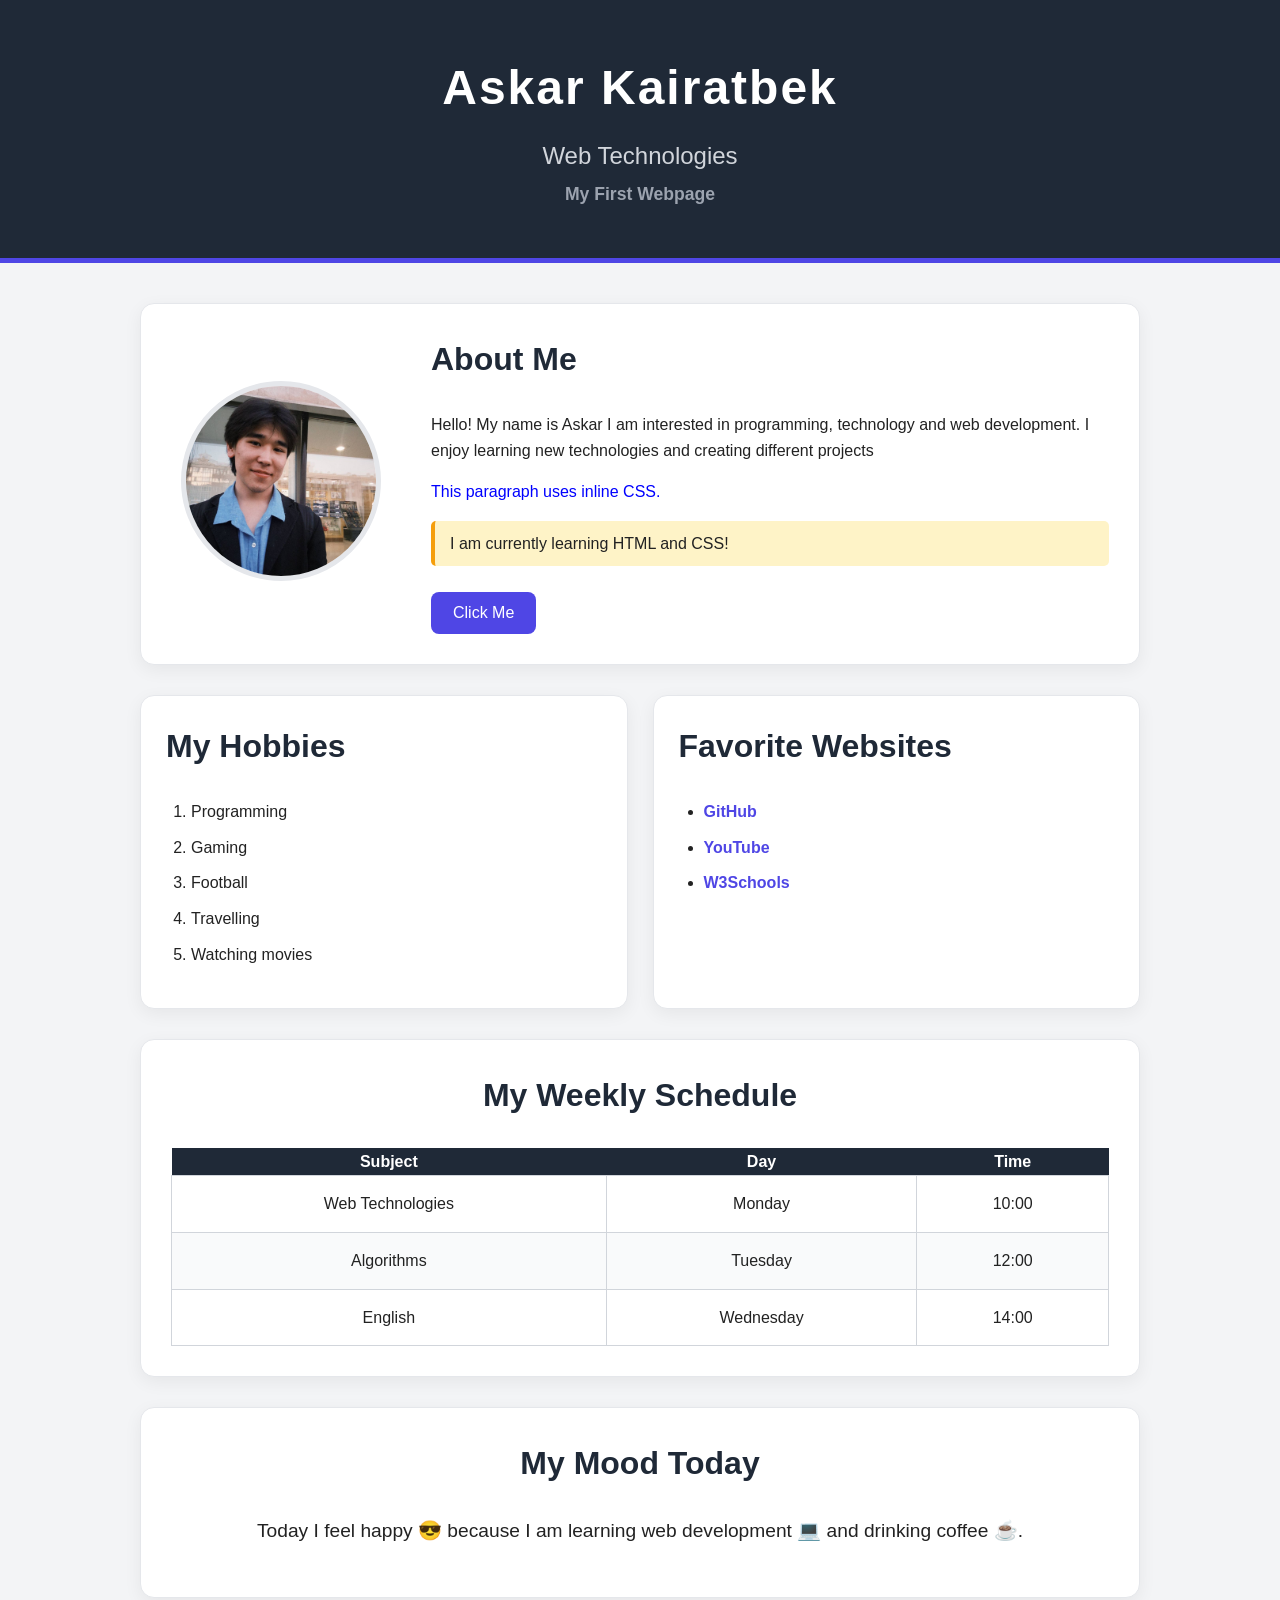
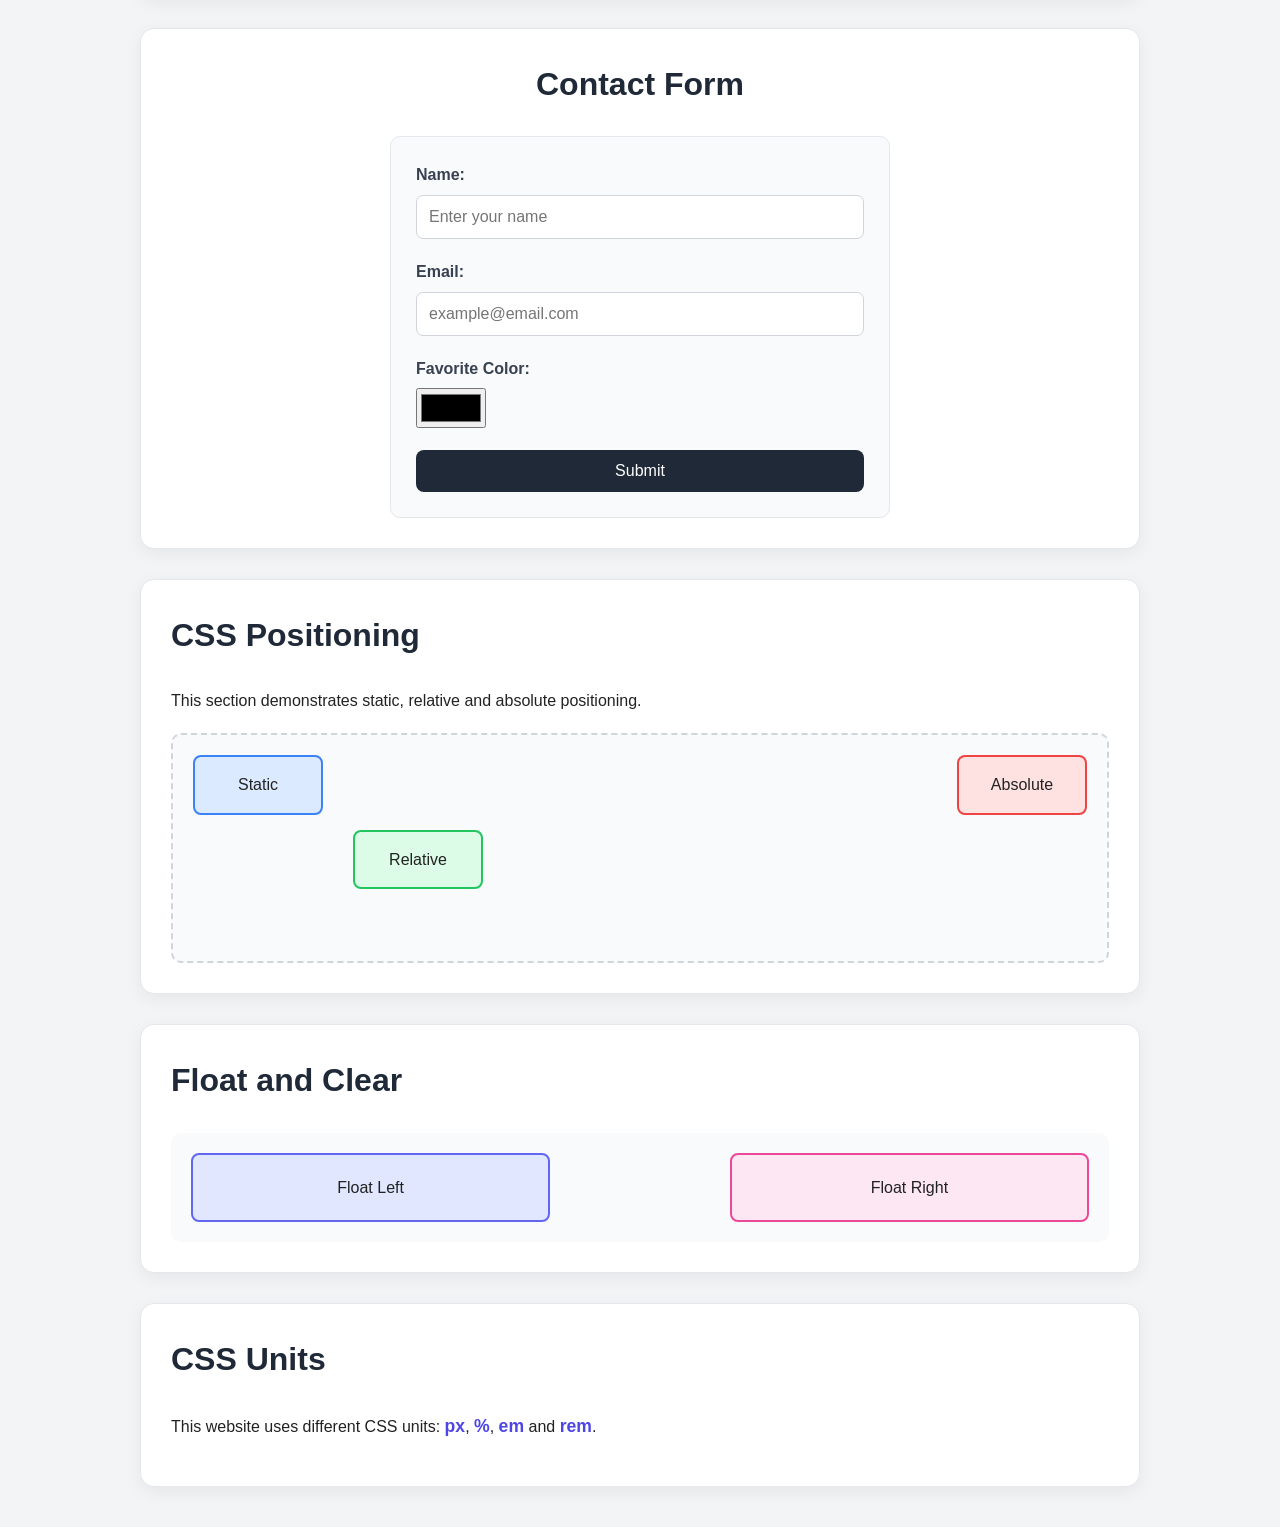
<file: index.html>
<!DOCTYPE html>
<html lang="en">

<head>
    <meta charset="UTF-8">
    <meta name="viewport" content="width=device-width, initial-scale=1.0">

    <title>My First Webpage</title>

    <link rel="stylesheet" href="style.css">
    <link rel="icon" type="image/png" href="favicon.png">

    <style>
        footer {
            text-align: center;
        }
    </style>
</head>

<body>
    <header class="header">

        <h1 id="main-heading"> Askar Kairatbek</h1>
        <h2>Web Technologies</h2>
        <h3>My First Webpage</h3>

    </header>

    <main>
        <div class="section about-section">
            <div class="photo-container">

                <img src="askar.jpeg" alt="Photo of Askar" class="profile-photo">

            </div>


            <div class="about-text">

                <h2>About Me</h2>
                <p>
                    Hello! My name is Askar
                    I am interested in programming,
                    technology and web development.
                    I enjoy learning new technologies
                    and creating different projects
                </p>
                <p style="color: blue;">
                    This paragraph uses inline CSS.
                </p>
                <p class="highlight">
                    I am currently learning HTML and CSS!
                </p>
                <button type="button">
                    Click Me
                </button>

            </div>

        </div>

        <div class="section two-column-section">

            <div class="card">

                <h2>My Hobbies</h2>

                <ol>
                    <li>Programming</li>
                    <li>Gaming</li>
                    <li>Football</li>
                    <li>Travelling</li>
                    <li>Watching movies</li>
                </ol>

            </div>

            <div class="card">

                <h2>Favorite Websites</h2>

                <ul>

                    <li>
                        <a href="https://github.com" target="_blank">
                            GitHub
                        </a>
                    </li>

                    <li>
                        <a href="https://www.youtube.com" target="_blank">
                            YouTube
                        </a>
                    </li>

                    <li>
                        <a href="https://www.w3schools.com" target="_blank">
                            W3Schools
                        </a>
                    </li>

                </ul>

            </div>

        </div>

        <div class="section schedule-section">

            <h2>My Weekly Schedule</h2>

            <table>

                <thead>

                    <tr>
                        <th>Subject</th>
                        <th>Day</th>
                        <th>Time</th>
                    </tr>
                </thead>

                <tbody>
                    <tr>
                        <td>Web Technologies</td>
                        <td>Monday</td>
                        <td>10:00</td>
                    </tr>

                    <tr>
                        <td>Algorithms</td>
                        <td>Tuesday</td>
                        <td>12:00</td>
                    </tr>

                    <tr>
                        <td>English</td>
                        <td>Wednesday</td>
                        <td>14:00</td>
                    </tr>

                </tbody>

            </table>

        </div>

        <div class="section mood-section">

            <h2>My Mood Today</h2>

            <p class="mood-text">
                Today I feel happy 😎 because I am
                learning web development 💻 and
                drinking coffee ☕.
            </p>

        </div>

        <div class="section form-section">

            <h2>Contact Form</h2>


            <form>

                <div class="form-group">

                    <label for="name"> Name:</label>

                    <input
                        type="text"
                        id="name"
                        name="name"
                        placeholder="Enter your name"
                        required
                    >

                </div>

                <div class="form-group">

                    <label for="email">
                        Email:
                    </label>

                    <input
                        type="email"
                        id="email"
                        name="email"
                        placeholder="example@email.com"
                        required
                    >

                </div>

                <div class="form-group">

                    <label for="color">
                        Favorite Color:
                    </label>

                    <input
                        type="color"
                        id="color"
                        name="color"
                    >

                </div>

                <input
                    type="submit"
                    value="Submit"
                    class="submit-button"
                >

            </form>

        </div>

        <div class="section">

            <h2>CSS Positioning</h2>

            <p>
                This section demonstrates
                static, relative and absolute positioning.
            </p>


            <div class="position-demo">

                <div class="static-box">
                    Static
                </div>

                <div class="relative-box">
                    Relative
                </div>

                <div class="absolute-box">
                    Absolute
                </div>

            </div>

        </div>

        <div class="section">

            <h2>Float and Clear</h2>

            <div class="float-container">
                <div class="left-box">
                    Float Left
                </div>
                <div class="right-box">
                    Float Right
                </div>
                <div class="clear-box"></div>
            </div>
        </div>

        <div class="section units-section">
            <h2>CSS Units</h2>

            <p>
                This website uses different CSS units:
                <strong>px</strong>,
                <strong>%</strong>,
                <strong>em</strong>
                and
                <strong>rem</strong>.
            </p>
        </div>

    </main>
</body>
</html>
</file>
<file: style.css>
* {
    box-sizing: border-box;
}

html {
    scroll-behavior: smooth;
}

body {
    margin: 0;
    font-family: Arial, Helvetica, sans-serif;
    background-color: #f3f4f6;
    color: #222;
    line-height: 1.6;
}

.header {
    background-color: #1f2937;
    color: white;
    text-align: center;
    padding: 50px 20px;
    border-bottom: 5px solid #4f46e5;
}

#main-heading {
    margin: 0;
    font-size: 3rem;
    letter-spacing: 2px;
}

.header h2 {
    margin: 10px 0 5px;
    font-size: 1.5em;
    font-weight: normal;
    color: #d1d5db;
}

.header h3 {
    margin: 0;
    font-size: 1.1rem;
    color: #9ca3af;
}

main {
    width: 90%;
    max-width: 1000px;
    margin: 40px auto;
}

.section {
    background-color: white;
    margin-bottom: 30px;
    padding: 30px;
    border: 1px solid #e5e7eb;
    border-radius: 14px;
    box-shadow: 0 5px 18px rgba(0, 0, 0, 0.06);
}

.section h2 {
    margin-top: 0;
    font-size: 2em;
    color: #1f2937;
}

.about-section {
    display: flex;
    align-items: center;
    gap: 40px;
}

.photo-container {
    flex: 0 0 220px;
    text-align: center;
}


.profile-photo {
    width: 200px;
    height: 200px;
    object-fit: cover;
    border-radius: 50%;
    border: 5px solid #e5e7eb;
}

.about-text {
    flex: 1;
}

.about-text p {
    font-size: 1rem;
}

button {
    background-color: #4f46e5;
    color: white;
    border: none;
    border-radius: 8px;
    padding: 12px 22px;
    font-size: 1rem;
    cursor: pointer;
    margin-top: 10px;
}


button:hover {
    background-color: #3730a3;
}

.highlight {
    background-color: #fef3c7;
    border-left: 4px solid #f59e0b;
    padding: 10px 15px;
    border-radius: 5px;
}

.two-column-section {
    display: flex;
    gap: 25px;
    background-color: transparent;
    padding: 0;
    border: none;
    box-shadow: none;
}

.card {
    width: 50%;
    background-color: white;
    padding: 25px;
    border: 1px solid #e5e7eb;
    border-radius: 14px;
    box-shadow: 0 5px 18px rgba(0, 0, 0, 0.06);
}

.card ol,
.card ul {
    padding-left: 25px;
}

.card li {
    margin-bottom: 10px;
}

a {
    color: #4f46e5;
    text-decoration: none;
    font-weight: bold;
}

a:hover {
    text-decoration: underline;
    color: #312e81;
}

.schedule-section {
    text-align: center;
}

table {
    width: 100%;
    border-collapse: collapse;
    margin-top: 25px;
}

th {
    background-color: #1f2937;
    color: white;
}

td {
    padding: 15px;
    border: 1px solid #d1d5db;
    text-align: center;
}


tr:nth-child(even) {
    background-color: #f9fafb;
}


tr:hover {
    background-color: #eef2ff;
}

.mood-section {
    text-align: center;
}

.mood-text {
    font-size: 1.2rem;
    margin-bottom: 20px;
}

.form-section h2 {
    text-align: center;
}

form {
    width: 100%;
    max-width: 500px;
    margin: 20px auto 0;
    padding: 25px;
    background-color: #f9fafb;
    border: 1px solid #e5e7eb;
    border-radius: 10px;
}

.form-group {
    margin-bottom: 20px;
}

label {
    display: block;
    margin-bottom: 7px;
    font-weight: bold;
    color: #374151;
}


input[type="text"],
input[type="email"] {
    width: 100%;
    padding: 12px;
    border: 1px solid #d1d5db;
    border-radius: 7px;
    font-size: 1rem;
}


input[type="text"]:focus,
input[type="email"]:focus {
    outline: none;

    border-color: #4f46e5;
}

input[type="color"] {
    width: 70px;
    height: 40px;
    cursor: pointer;
}

.submit-button {
    width: 100%;
    background-color: #1f2937;
    color: white;
    padding: 12px;
    border: none;
    border-radius: 8px;
    font-size: 1rem;
    cursor: pointer;
}


.submit-button:hover {
    background-color: #111827;
}

.position-demo {
    position: relative;
    height: 230px;
    margin-top: 20px;
    padding: 20px;
    background-color: #f9fafb;
    border: 2px dashed #d1d5db;
    border-radius: 10px;
}

.static-box {
    position: static;
    width: 130px;
    padding: 15px;
    background-color: #dbeafe;
    border: 2px solid #3b82f6;
    text-align: center;
    border-radius: 8px;
}

.relative-box {
    position: relative;
    left: 160px;
    top: 15px;
    width: 130px;
    padding: 15px;
    background-color: #dcfce7;
    border: 2px solid #22c55e;
    text-align: center;
    border-radius: 8px;
}

.absolute-box {
    position: absolute;
    right: 20px;
    top: 20px;
    width: 130px;
    padding: 15px;
    background-color: #fee2e2;
    border: 2px solid #ef4444;
    text-align: center;
    border-radius: 8px;
}

.float-container {
    padding: 20px;
    background-color: #f9fafb;
    border-radius: 10px;
}

.left-box {
    float: left;
    width: 40%;
    padding: 20px;
    background-color: #e0e7ff;
    border: 2px solid #6366f1;
    border-radius: 8px;
    text-align: center;
}


.right-box {
    float: right;
    width: 40%;
    padding: 20px;
    background-color: #fce7f3;
    border: 2px solid #ec4899;
    border-radius: 8px;
    text-align: center;
}

.clear-box {
    clear: both;
}

.units-section p {
    font-size: 1em;
}

.units-section strong {
    font-size: 1.1rem;

    color: #4f46e5;
}

@media (max-width: 700px) {

    #main-heading {
        font-size: 2.2rem;
    }
    .about-section {
        flex-direction: column;

        text-align: center;
    }
    .two-column-section {
        flex-direction: column;
    }
    .card {
        width: 100%;
    }
    .profile-photo {
        width: 160px;

        height: 160px;
    }
    .left-box,
    .right-box {
        float: none;

        width: 100%;

        margin-bottom: 15px;
    }
    .absolute-box {
        position: static;

        margin-top: 20px;
    }
    .relative-box {
        left: 0;

        top: 10px;
    }
    .position-demo {
        height: auto;
    }
}
</file>
